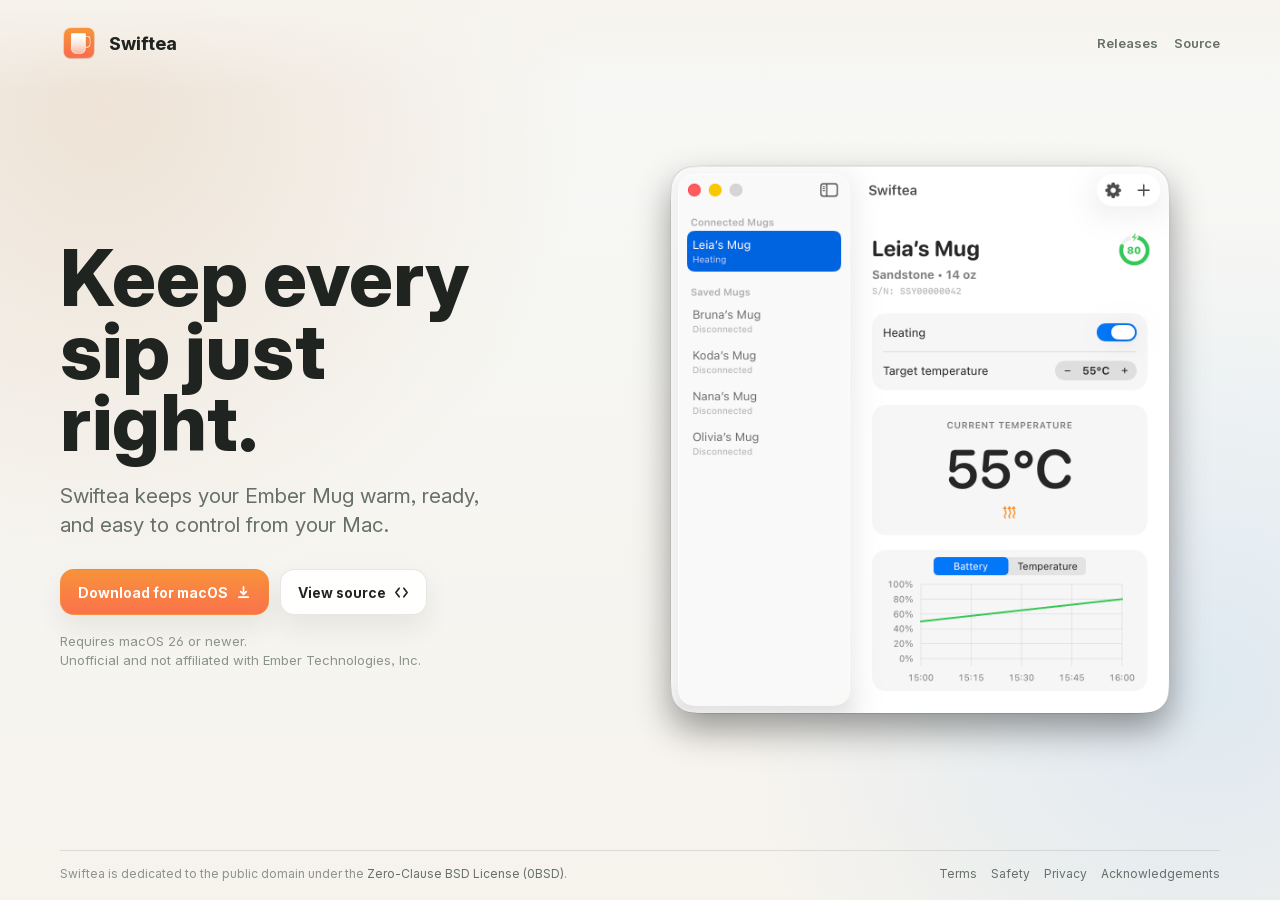
<file: index.html>
<!doctype html>
<html lang="en">
  <head>
    <meta charset="utf-8">
    <meta name="viewport" content="width=device-width, initial-scale=1">
    <meta name="theme-color" content="#f6f3ed" media="(prefers-color-scheme: light)">
    <meta name="theme-color" content="#303028" media="(prefers-color-scheme: dark)">
    <meta
      name="description"
      content="Swiftea is a native macOS app for keeping your Ember Mug at the right temperature."
    >
    <title>Swiftea</title>
    <link rel="icon" type="image/png" sizes="32x32" href="favicon.png?v=d5caa9b2">
    <link rel="apple-touch-icon" sizes="180x180" href="assets/apple-touch-icon.png?v=4706673a">
    <link rel="stylesheet" href="fonts.css?v=85d650aa">
    <style>
      :root {
        color-scheme: light dark;
        --bg: #f7f8f6;
        --edge-bg: #f6f3ed;
        --edge-clear: rgb(246 243 237 / 0%);
        --text: #202421;
        --muted: #667069;
        --faint: #8a938d;
        --line: rgba(26, 34, 29, 0.11);
        --surface: rgba(255, 255, 255, 0.74);
        --surface-strong: rgba(255, 255, 255, 0.92);
        --sandstone: #d7ad86;
        --sandstone-soft: #f2d9bf;
        --green: #32c759;
        --green-deep: #167a33;
        --blue: #0a84ff;
        --shadow: 0 28px 90px rgba(25, 36, 30, 0.17);
        font-family: Inter, -apple-system, BlinkMacSystemFont, "SF Pro Text", "Helvetica Neue", Arial, sans-serif;
        font-feature-settings: "calt" 1, "cv09" 1, "cv03" 1, "cv04" 1, "cv10" 1, "cv06" 1, "ss03" 1;
        font-optical-sizing: auto;
        font-synthesis: none;
      }

      @media (prefers-color-scheme: dark) {
        :root {
          --bg: #101816;
          --edge-bg: #303028;
          --edge-clear: rgb(48 48 40 / 0%);
          --text: #f3f6f1;
          --muted: #b8c0b9;
          --faint: #838c85;
          --line: rgba(235, 244, 239, 0.12);
          --surface: rgba(40, 51, 47, 0.62);
          --surface-strong: rgba(48, 60, 56, 0.86);
          --sandstone: #9b7453;
          --sandstone-soft: #d7ad86;
          --green-deep: #8ff0a7;
          --shadow: 0 28px 90px rgba(0, 0, 0, 0.34);
        }
      }

      * {
        box-sizing: border-box;
      }

      html {
        min-height: 100%;
        background: var(--edge-bg);
      }

      body {
        margin: 0;
        min-height: 100svh;
        color: var(--text);
        background:
          linear-gradient(180deg, var(--edge-bg) 0%, var(--edge-clear) 10%),
          radial-gradient(circle at 8% 12%, color-mix(in srgb, var(--sandstone) 28%, transparent), transparent 34%),
          radial-gradient(circle at 94% 76%, color-mix(in srgb, var(--blue) 10%, transparent), transparent 34%),
          linear-gradient(180deg, var(--bg), color-mix(in srgb, var(--bg) 84%, var(--sandstone-soft) 16%));
      }

      a {
        color: inherit;
      }

      .page {
        display: flex;
        width: min(1160px, calc(100% - 44px));
        min-height: 100svh;
        margin: 0 auto;
        flex-direction: column;
        padding: 24px 0 calc(18px + env(safe-area-inset-bottom, 0px));
      }

      .nav {
        display: flex;
        align-items: center;
        justify-content: space-between;
        gap: 20px;
      }

      .brand {
        display: inline-flex;
        align-items: center;
        gap: 11px;
        color: var(--text);
        text-decoration: none;
      }

      .mark {
        display: block;
        width: 38px;
        height: 38px;
        flex: 0 0 auto;
      }

      .mark img {
        display: block;
        width: 100%;
        height: 100%;
        object-fit: contain;
      }

      .brand-name {
        font-size: 18px;
        font-weight: 740;
        letter-spacing: 0;
      }

      .nav-links {
        display: flex;
        align-items: center;
        gap: 16px;
        color: var(--muted);
        font-size: 13px;
        font-weight: 600;
      }

      .nav-links a {
        text-decoration: none;
      }

      .nav-links a:hover {
        color: var(--text);
      }

      .hero {
        display: grid;
        flex: 1;
        grid-template-columns: minmax(310px, 0.82fr) minmax(390px, 1.18fr);
        align-items: center;
        gap: clamp(32px, 6vw, 74px);
        padding: 20px 0;
      }

      .copy {
        max-width: 500px;
      }

      h1 {
        margin: 0;
        font-size: clamp(43.2px, 6.3vw, 77.4px);
        font-weight: 800;
        letter-spacing: 0;
        line-height: 0.94;
      }

      .lede {
        max-width: 470px;
        margin: 22px 0 0;
        color: var(--muted);
        font-size: clamp(16.2px, 1.8vw, 20.7px);
        line-height: 1.38;
      }

      .actions {
        display: flex;
        flex-wrap: wrap;
        gap: 11px;
        margin-top: 30px;
      }

      .button {
        display: inline-flex;
        min-height: 46px;
        align-items: center;
        justify-content: center;
        gap: 8px;
        padding: 0 17px;
        border: 1px solid var(--line);
        border-radius: 14px;
        background: var(--surface-strong);
        color: var(--text);
        font-size: 14px;
        font-weight: 670;
        text-decoration: none;
        box-shadow: 0 12px 28px rgba(24, 34, 28, 0.08);
        transition: box-shadow 160ms ease;
      }

      .button.primary {
        border-color: color-mix(in srgb, #f7923b 60%, transparent);
        background: linear-gradient(180deg, #f7923b, #fb724b);
        color: #fff;
      }

      .note {
        margin: 17px 0 0;
        color: var(--faint);
        font-size: 13px;
        line-height: 1.45;
      }

      .preview {
        display: grid;
        place-items: center;
      }

      .screenshot-frame {
        display: block;
        width: min(100%, 600px);
        aspect-ratio: 1324 / 1430;
        justify-self: end;
      }

      .screenshot-frame img {
        display: block;
        width: 100%;
        height: auto;
        object-fit: contain;
      }

      .footer {
        display: flex;
        align-items: center;
        justify-content: space-between;
        gap: 16px;
        border-top: 1px solid var(--line);
        padding-top: 14px;
        color: var(--faint);
        font-size: 12px;
        line-height: 1.45;
      }

      .footer a {
        color: var(--muted);
        text-decoration: none;
      }

      .footer a:hover {
        color: var(--text);
      }

      .license {
        margin: 0;
      }

      .footer-links {
        display: flex;
        flex: 0 0 auto;
        flex-wrap: wrap;
        justify-content: flex-end;
        gap: 14px;
      }

      @media (max-width: 920px) {
        .page {
          width: min(680px, calc(100% - 32px));
        }

        .hero {
          grid-template-columns: 1fr;
          gap: 0;
          justify-items: center;
          padding-top: 44px;
          text-align: center;
        }

        .copy {
          display: contents;
        }

        h1 {
          max-width: 680px;
          order: 1;
        }

        .lede {
          order: 2;
          margin-right: auto;
          margin-left: auto;
        }

        .preview {
          width: 100%;
          order: 3;
          margin-top: 30px;
        }

        .actions {
          order: 4;
          justify-content: center;
          margin-top: 28px;
        }

        .note {
          order: 5;
          margin-top: 16px;
        }

        .screenshot-frame {
          width: min(100%, 520px);
          justify-self: center;
        }
      }

      @media (max-width: 560px) {
        .page {
          width: min(100% - 24px, 520px);
          padding-top: 18px;
        }

        .nav-links {
          display: none;
        }

        .actions {
          display: grid;
          width: min(100%, 360px);
        }

        .button {
          width: 100%;
        }

        .footer {
          display: block;
        }

        .footer-links {
          margin-top: 10px;
        }
      }
    </style>
  </head>
  <body>
    <div class="page">
      <nav class="nav" aria-label="Primary navigation">
        <a class="brand" href="https://tomaspapi.github.io/swiftea/" aria-label="Swiftea home">
          <span class="mark" aria-hidden="true">
            <img src="assets/swiftea-appicon.png?v=4706673a" alt="">
          </span>
          <span class="brand-name">Swiftea</span>
        </a>
        <div class="nav-links">
          <a href="https://github.com/tomaspapi/swiftea/releases">Releases</a>
          <a href="https://github.com/tomaspapi/swiftea">Source</a>
        </div>
      </nav>

      <main class="hero" aria-label="Swiftea introduction">
        <section class="copy">
          <h1>Keep every sip just right.</h1>
          <p class="lede">
            Swiftea keeps your Ember Mug warm, ready, and easy to control from your Mac.
          </p>
          <div class="actions">
            <a class="button primary" href="https://github.com/tomaspapi/swiftea/releases/latest/download/Swiftea.zip">
              Download for macOS
              <svg width="15" height="15" viewBox="0 0 16 16" aria-hidden="true">
                <path d="M8 2v8m0 0 3-3m-3 3L5 7M3 13h10" fill="none" stroke="currentColor" stroke-linecap="round" stroke-linejoin="round" stroke-width="1.8"/>
              </svg>
            </a>
            <a class="button" href="https://github.com/tomaspapi/swiftea">
              View source
              <svg width="15" height="15" viewBox="0 0 16 16" aria-hidden="true">
                <path d="M5.5 3.5 2 8l3.5 4.5M10.5 3.5 14 8l-3.5 4.5" fill="none" stroke="currentColor" stroke-linecap="round" stroke-linejoin="round" stroke-width="1.8"/>
              </svg>
            </a>
          </div>
          <p class="note">Requires macOS 26 or newer.<br>Unofficial and not affiliated with Ember Technologies, Inc.</p>
        </section>

        <section class="preview" aria-label="Swiftea app screenshot">
          <picture class="screenshot-frame">
            <source srcset="assets/swiftea-demo-dark.png?v=b38167ef" media="(prefers-color-scheme: dark)">
            <img src="assets/swiftea-demo-light.png?v=b874f9df" alt="Swiftea showing a connected mug, battery history, temperature controls, and saved mugs.">
          </picture>
        </section>
      </main>

      <footer class="footer">
        <p class="license">
          Swiftea is dedicated to the public domain under the
          <a href="license/">Zero-Clause BSD License (0BSD)</a>.
        </p>
        <div class="footer-links">
          <a href="terms/">Terms</a>
          <a href="safety/">Safety</a>
          <a href="privacy/">Privacy</a>
          <a href="acknowledgements/">Acknowledgements</a>
        </div>
      </footer>
    </div>
  </body>
</html>
</file>
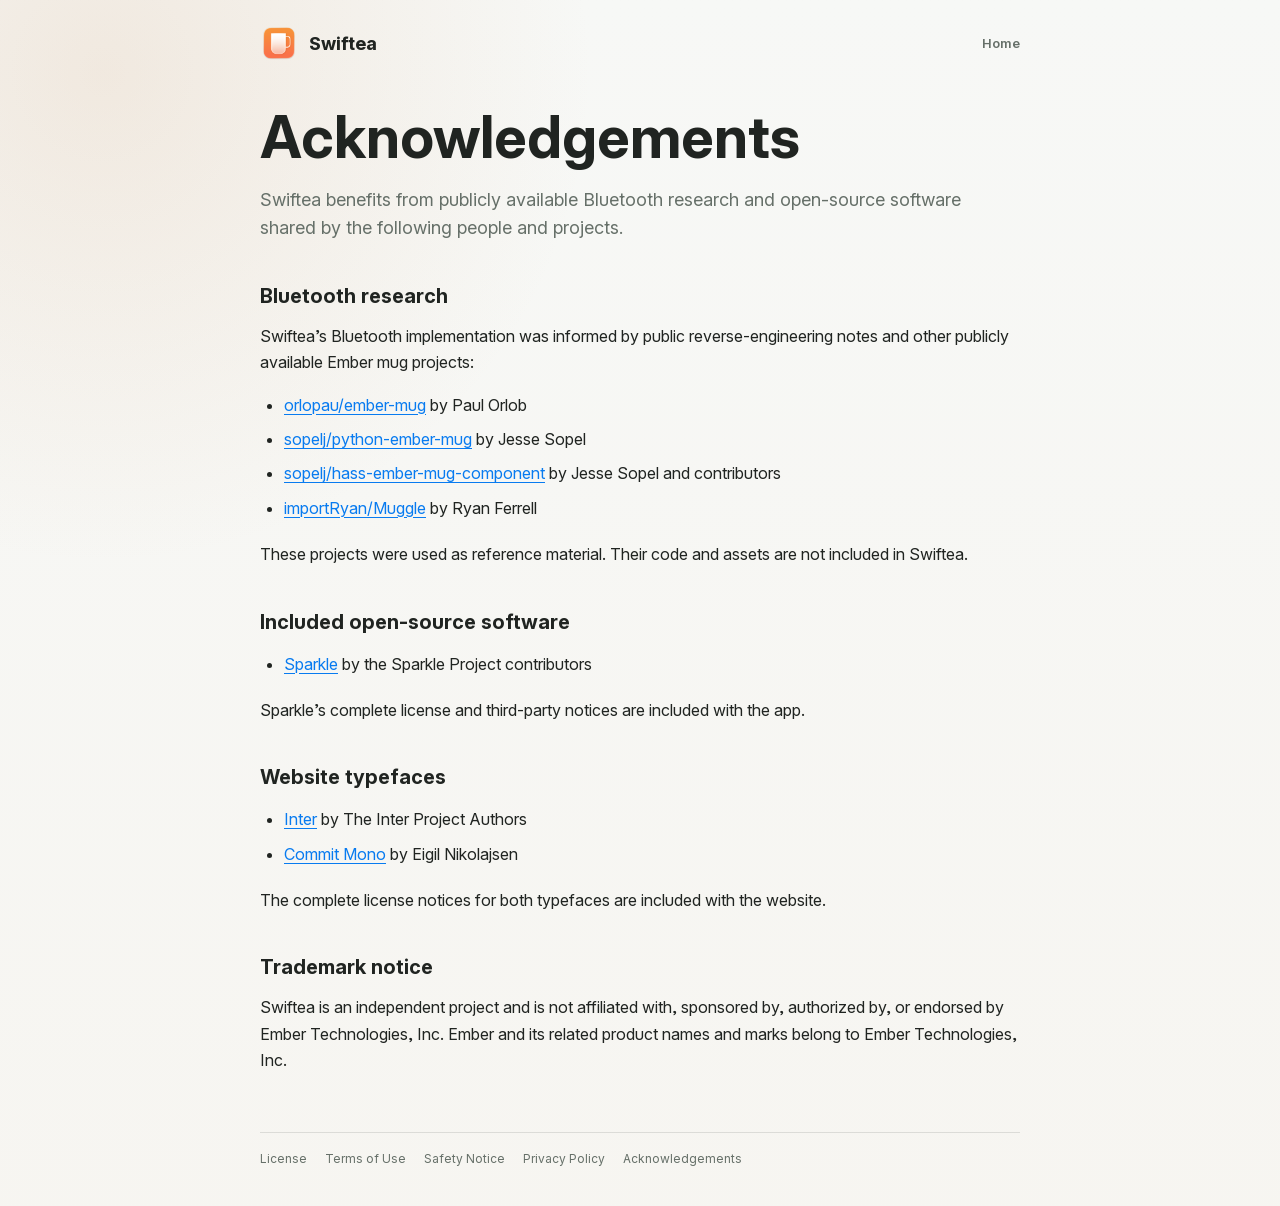
<file: acknowledgements/index.html>
<!doctype html>
<html lang="en">
  <head>
    <meta charset="utf-8">
    <meta name="viewport" content="width=device-width, initial-scale=1">
    <meta name="description" content="Swiftea Acknowledgements">
    <meta name="swiftea-source-file" content="ACKNOWLEDGEMENTS.md">
    <meta name="swiftea-source-ref" content="cb6f3567fd38a28c2a6323b90ba62c9bec787300">
    <meta name="swiftea-source-sha256" content="56e555bb5cb3e8395224e268d127931ece901d0d2a040df1f1bea317fb0386b3">
    <title>Acknowledgements · Swiftea</title>
    <link rel="icon" type="image/png" sizes="32x32" href="../favicon.png?v=d5caa9b2">
    <link rel="apple-touch-icon" sizes="180x180" href="../assets/apple-touch-icon.png?v=4706673a">
    <link rel="stylesheet" href="../fonts.css?v=85d650aa">
    <link rel="stylesheet" href="../legal.css?v=d407cd2b">
  </head>
  <body>
    <!-- Generated from ACKNOWLEDGEMENTS.md at cb6f3567fd38a28c2a6323b90ba62c9bec787300; SHA-256: 56e555bb5cb3e8395224e268d127931ece901d0d2a040df1f1bea317fb0386b3 -->
    <div class="legal-page">
      <nav class="legal-nav" aria-label="Primary navigation">
        <a class="legal-brand" href="../" aria-label="Swiftea home">
          <img src="../assets/swiftea-appicon.png?v=4706673a" alt="">
          <span>Swiftea</span>
        </a>
        <a class="back-home" href="../">Home</a>
      </nav>

      <main class="legal-document">
        <h1>Acknowledgements</h1>
<p>Swiftea benefits from publicly available Bluetooth research and open-source software shared by the following people and projects.</p>
<h2>Bluetooth research</h2>
<p>Swiftea’s Bluetooth implementation was informed by public reverse-engineering notes and other publicly available Ember mug projects:</p>
<ul>
<li><a href="https://github.com/orlopau/ember-mug">orlopau/ember-mug</a> by Paul Orlob</li>
<li><a href="https://github.com/sopelj/python-ember-mug">sopelj/python-ember-mug</a> by Jesse Sopel</li>
<li><a href="https://github.com/sopelj/hass-ember-mug-component">sopelj/hass-ember-mug-component</a> by Jesse Sopel and contributors</li>
<li><a href="https://github.com/importRyan/Muggle">importRyan/Muggle</a> by Ryan Ferrell</li>
</ul>
<p>These projects were used as reference material. Their code and assets are not included in Swiftea.</p>
<h2>Included open-source software</h2>
<ul>
<li><a href="https://github.com/sparkle-project/Sparkle">Sparkle</a> by the Sparkle Project contributors</li>
</ul>
<p>Sparkle’s complete license and third-party notices are included with the app.</p>
<h2>Website typefaces</h2>
<ul>
<li><a href="https://rsms.me/inter/">Inter</a> by The Inter Project Authors</li>
<li><a href="https://commitmono.com/">Commit Mono</a> by Eigil Nikolajsen</li>
</ul>
<p>The complete license notices for both typefaces are included with the website.</p>
<h2>Trademark notice</h2>
<p>Swiftea is an independent project and is not affiliated with, sponsored by, authorized by, or endorsed by Ember Technologies, Inc. Ember and its related product names and marks belong to Ember Technologies, Inc.</p>
      </main>

      <footer class="legal-footer">
        <a href="../license/">License</a>
        <a href="../terms/">Terms of Use</a>
        <a href="../safety/">Safety Notice</a>
        <a href="../privacy/">Privacy Policy</a>
        <a href="../acknowledgements/">Acknowledgements</a>
      </footer>
    </div>
  </body>
</html>
</file>
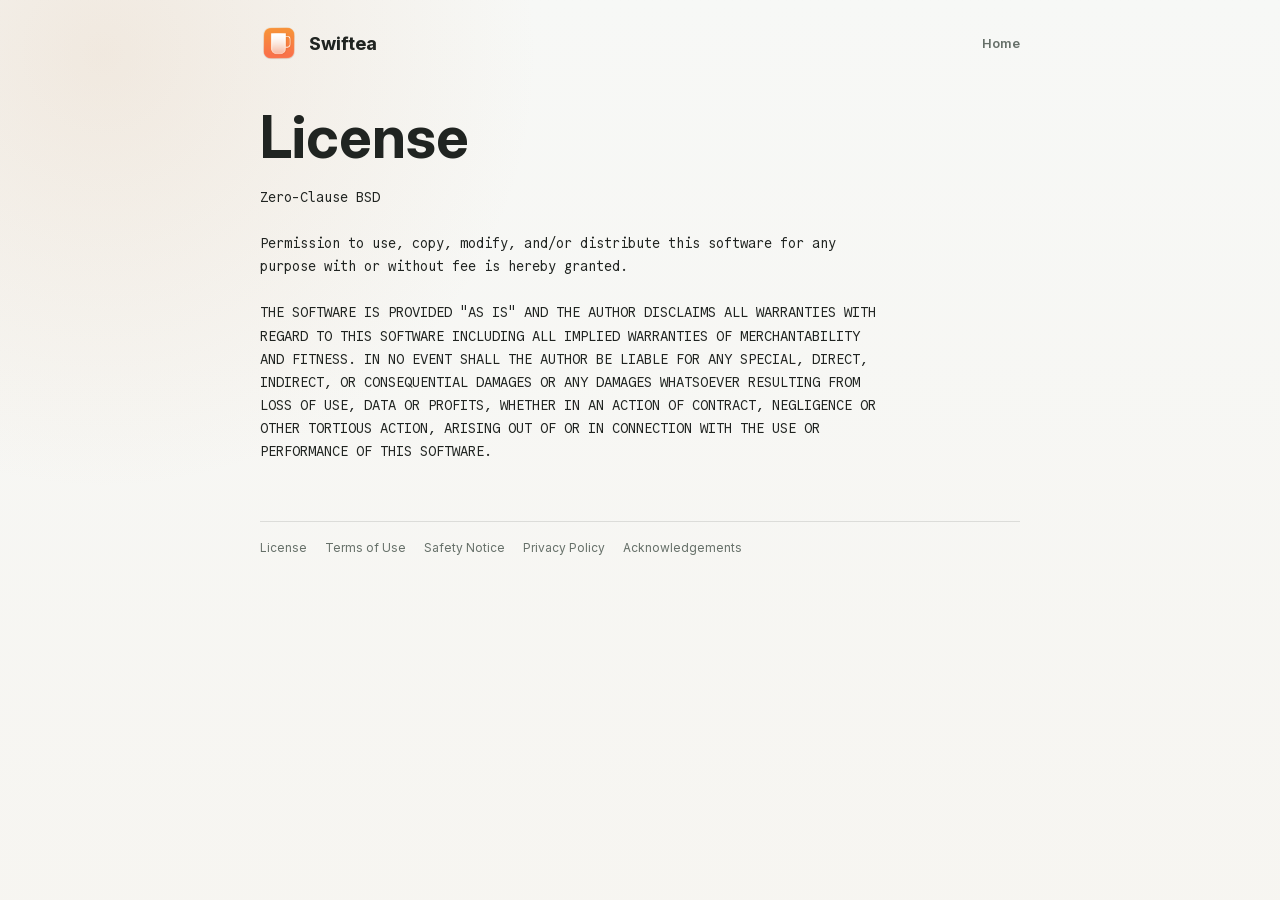
<file: license/index.html>
<!doctype html>
<html lang="en">
  <head>
    <meta charset="utf-8">
    <meta name="viewport" content="width=device-width, initial-scale=1">
    <meta name="description" content="Swiftea License">
    <meta name="swiftea-source-file" content="LICENSE">
    <meta name="swiftea-source-ref" content="cb6f3567fd38a28c2a6323b90ba62c9bec787300">
    <meta name="swiftea-source-sha256" content="e43689ed5dbd460be77c4f8ecc14a1285671194f11f711520a7be8d8d6d847f7">
    <title>License · Swiftea</title>
    <link rel="icon" type="image/png" sizes="32x32" href="../favicon.png?v=d5caa9b2">
    <link rel="apple-touch-icon" sizes="180x180" href="../assets/apple-touch-icon.png?v=4706673a">
    <link rel="stylesheet" href="../fonts.css?v=85d650aa">
    <link rel="stylesheet" href="../legal.css?v=d407cd2b">
  </head>
  <body>
    <!-- Generated from LICENSE at cb6f3567fd38a28c2a6323b90ba62c9bec787300; SHA-256: e43689ed5dbd460be77c4f8ecc14a1285671194f11f711520a7be8d8d6d847f7 -->
    <div class="legal-page">
      <nav class="legal-nav" aria-label="Primary navigation">
        <a class="legal-brand" href="../" aria-label="Swiftea home">
          <img src="../assets/swiftea-appicon.png?v=4706673a" alt="">
          <span>Swiftea</span>
        </a>
        <a class="back-home" href="../">Home</a>
      </nav>

      <main class="legal-document">
        <h1>License</h1>
<pre class="license-text">Zero-Clause BSD

Permission to use, copy, modify, and/or distribute this software for any
purpose with or without fee is hereby granted.

THE SOFTWARE IS PROVIDED &quot;AS IS&quot; AND THE AUTHOR DISCLAIMS ALL WARRANTIES WITH
REGARD TO THIS SOFTWARE INCLUDING ALL IMPLIED WARRANTIES OF MERCHANTABILITY
AND FITNESS. IN NO EVENT SHALL THE AUTHOR BE LIABLE FOR ANY SPECIAL, DIRECT,
INDIRECT, OR CONSEQUENTIAL DAMAGES OR ANY DAMAGES WHATSOEVER RESULTING FROM
LOSS OF USE, DATA OR PROFITS, WHETHER IN AN ACTION OF CONTRACT, NEGLIGENCE OR
OTHER TORTIOUS ACTION, ARISING OUT OF OR IN CONNECTION WITH THE USE OR
PERFORMANCE OF THIS SOFTWARE.
</pre>
      </main>

      <footer class="legal-footer">
        <a href="../license/">License</a>
        <a href="../terms/">Terms of Use</a>
        <a href="../safety/">Safety Notice</a>
        <a href="../privacy/">Privacy Policy</a>
        <a href="../acknowledgements/">Acknowledgements</a>
      </footer>
    </div>
  </body>
</html>
</file>
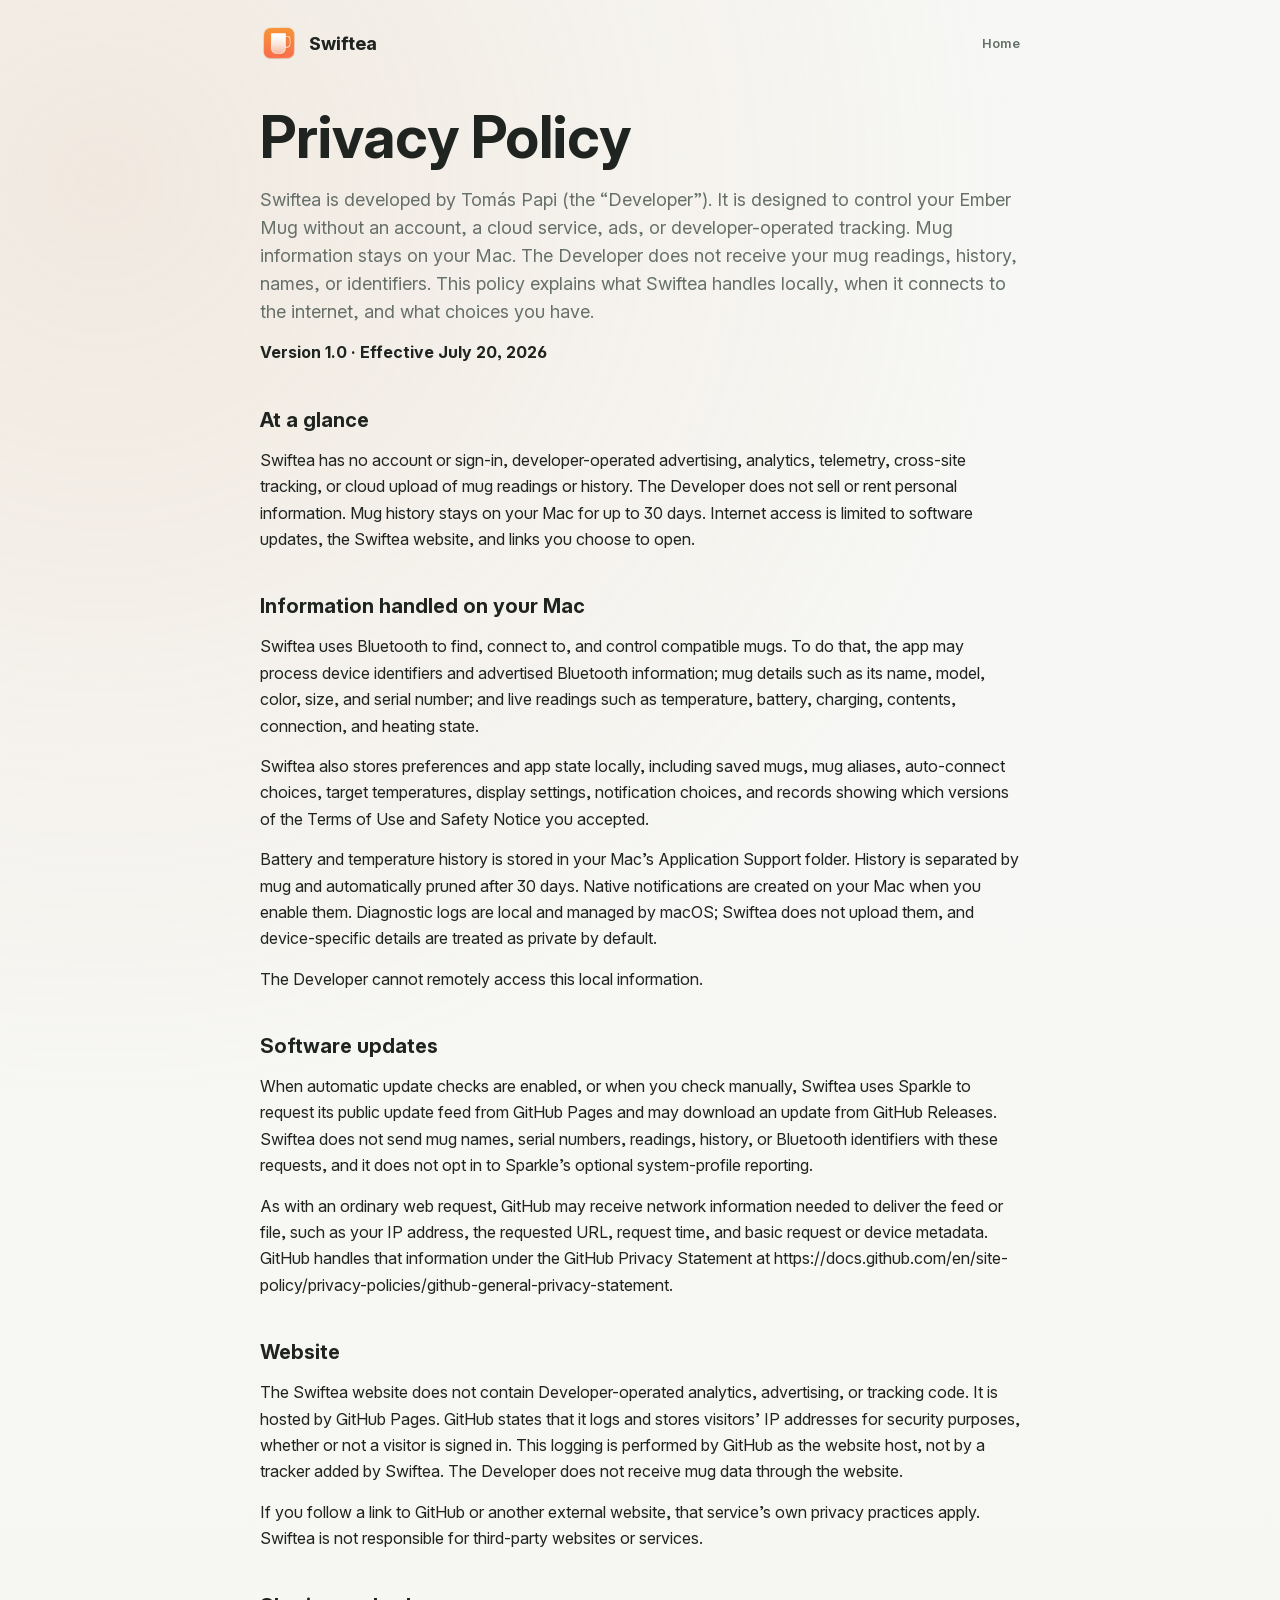
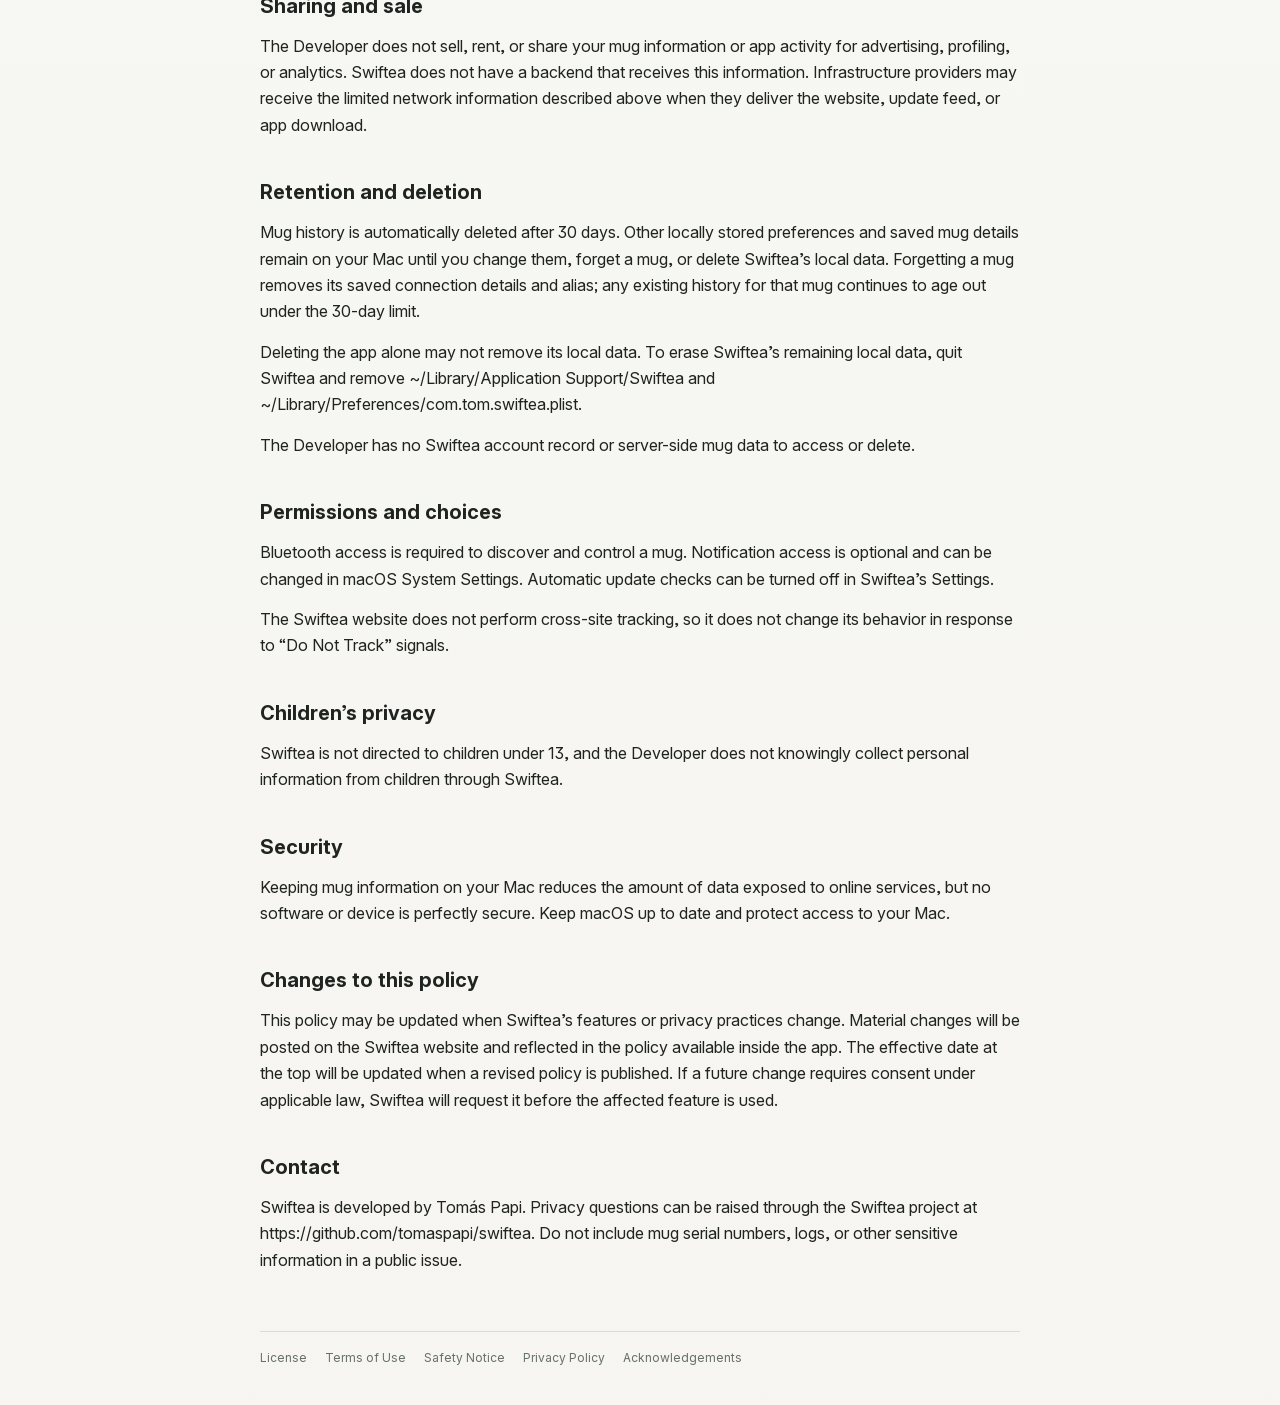
<file: privacy/index.html>
<!doctype html>
<html lang="en">
  <head>
    <meta charset="utf-8">
    <meta name="viewport" content="width=device-width, initial-scale=1">
    <meta name="description" content="Swiftea Privacy Policy">
    <meta name="swiftea-source-file" content="PRIVACY_POLICY.md">
    <meta name="swiftea-source-ref" content="cb6f3567fd38a28c2a6323b90ba62c9bec787300">
    <meta name="swiftea-source-sha256" content="e74989a022cd187089ec645ff58e17f86cdc89dd71fae0198ac6683dd343a23f">
    <title>Privacy Policy · Swiftea</title>
    <link rel="icon" type="image/png" sizes="32x32" href="../favicon.png?v=d5caa9b2">
    <link rel="apple-touch-icon" sizes="180x180" href="../assets/apple-touch-icon.png?v=4706673a">
    <link rel="stylesheet" href="../fonts.css?v=85d650aa">
    <link rel="stylesheet" href="../legal.css?v=d407cd2b">
  </head>
  <body>
    <!-- Generated from PRIVACY_POLICY.md at cb6f3567fd38a28c2a6323b90ba62c9bec787300; SHA-256: e74989a022cd187089ec645ff58e17f86cdc89dd71fae0198ac6683dd343a23f -->
    <div class="legal-page">
      <nav class="legal-nav" aria-label="Primary navigation">
        <a class="legal-brand" href="../" aria-label="Swiftea home">
          <img src="../assets/swiftea-appicon.png?v=4706673a" alt="">
          <span>Swiftea</span>
        </a>
        <a class="back-home" href="../">Home</a>
      </nav>

      <main class="legal-document">
        <h1>Privacy Policy</h1>
<p>Swiftea is developed by Tomás Papi (the “Developer”). It is designed to control your Ember Mug without an account, a cloud service, ads, or developer-operated tracking. Mug information stays on your Mac. The Developer does not receive your mug readings, history, names, or identifiers. This policy explains what Swiftea handles locally, when it connects to the internet, and what choices you have.</p>
<p><strong>Version 1.0 · Effective July 20, 2026</strong></p>
<h2>At a glance</h2>
<p>Swiftea has no account or sign-in, developer-operated advertising, analytics, telemetry, cross-site tracking, or cloud upload of mug readings or history. The Developer does not sell or rent personal information. Mug history stays on your Mac for up to 30 days. Internet access is limited to software updates, the Swiftea website, and links you choose to open.</p>
<h2>Information handled on your Mac</h2>
<p>Swiftea uses Bluetooth to find, connect to, and control compatible mugs. To do that, the app may process device identifiers and advertised Bluetooth information; mug details such as its name, model, color, size, and serial number; and live readings such as temperature, battery, charging, contents, connection, and heating state.</p>
<p>Swiftea also stores preferences and app state locally, including saved mugs, mug aliases, auto-connect choices, target temperatures, display settings, notification choices, and records showing which versions of the Terms of Use and Safety Notice you accepted.</p>
<p>Battery and temperature history is stored in your Mac’s Application Support folder. History is separated by mug and automatically pruned after 30 days. Native notifications are created on your Mac when you enable them. Diagnostic logs are local and managed by macOS; Swiftea does not upload them, and device-specific details are treated as private by default.</p>
<p>The Developer cannot remotely access this local information.</p>
<h2>Software updates</h2>
<p>When automatic update checks are enabled, or when you check manually, Swiftea uses Sparkle to request its public update feed from GitHub Pages and may download an update from GitHub Releases. Swiftea does not send mug names, serial numbers, readings, history, or Bluetooth identifiers with these requests, and it does not opt in to Sparkle’s optional system-profile reporting.</p>
<p>As with an ordinary web request, GitHub may receive network information needed to deliver the feed or file, such as your IP address, the requested URL, request time, and basic request or device metadata. GitHub handles that information under the GitHub Privacy Statement at https://docs.github.com/en/site-policy/privacy-policies/github-general-privacy-statement.</p>
<h2>Website</h2>
<p>The Swiftea website does not contain Developer-operated analytics, advertising, or tracking code. It is hosted by GitHub Pages. GitHub states that it logs and stores visitors’ IP addresses for security purposes, whether or not a visitor is signed in. This logging is performed by GitHub as the website host, not by a tracker added by Swiftea. The Developer does not receive mug data through the website.</p>
<p>If you follow a link to GitHub or another external website, that service’s own privacy practices apply. Swiftea is not responsible for third-party websites or services.</p>
<h2>Sharing and sale</h2>
<p>The Developer does not sell, rent, or share your mug information or app activity for advertising, profiling, or analytics. Swiftea does not have a backend that receives this information. Infrastructure providers may receive the limited network information described above when they deliver the website, update feed, or app download.</p>
<h2>Retention and deletion</h2>
<p>Mug history is automatically deleted after 30 days. Other locally stored preferences and saved mug details remain on your Mac until you change them, forget a mug, or delete Swiftea’s local data. Forgetting a mug removes its saved connection details and alias; any existing history for that mug continues to age out under the 30-day limit.</p>
<p>Deleting the app alone may not remove its local data. To erase Swiftea’s remaining local data, quit Swiftea and remove ~/Library/Application Support/Swiftea and ~/Library/Preferences/com.tom.swiftea.plist.</p>
<p>The Developer has no Swiftea account record or server-side mug data to access or delete.</p>
<h2>Permissions and choices</h2>
<p>Bluetooth access is required to discover and control a mug. Notification access is optional and can be changed in macOS System Settings. Automatic update checks can be turned off in Swiftea’s Settings.</p>
<p>The Swiftea website does not perform cross-site tracking, so it does not change its behavior in response to “Do Not Track” signals.</p>
<h2>Children’s privacy</h2>
<p>Swiftea is not directed to children under 13, and the Developer does not knowingly collect personal information from children through Swiftea.</p>
<h2>Security</h2>
<p>Keeping mug information on your Mac reduces the amount of data exposed to online services, but no software or device is perfectly secure. Keep macOS up to date and protect access to your Mac.</p>
<h2>Changes to this policy</h2>
<p>This policy may be updated when Swiftea’s features or privacy practices change. Material changes will be posted on the Swiftea website and reflected in the policy available inside the app. The effective date at the top will be updated when a revised policy is published. If a future change requires consent under applicable law, Swiftea will request it before the affected feature is used.</p>
<h2>Contact</h2>
<p>Swiftea is developed by Tomás Papi. Privacy questions can be raised through the Swiftea project at https://github.com/tomaspapi/swiftea. Do not include mug serial numbers, logs, or other sensitive information in a public issue.</p>
      </main>

      <footer class="legal-footer">
        <a href="../license/">License</a>
        <a href="../terms/">Terms of Use</a>
        <a href="../safety/">Safety Notice</a>
        <a href="../privacy/">Privacy Policy</a>
        <a href="../acknowledgements/">Acknowledgements</a>
      </footer>
    </div>
  </body>
</html>
</file>
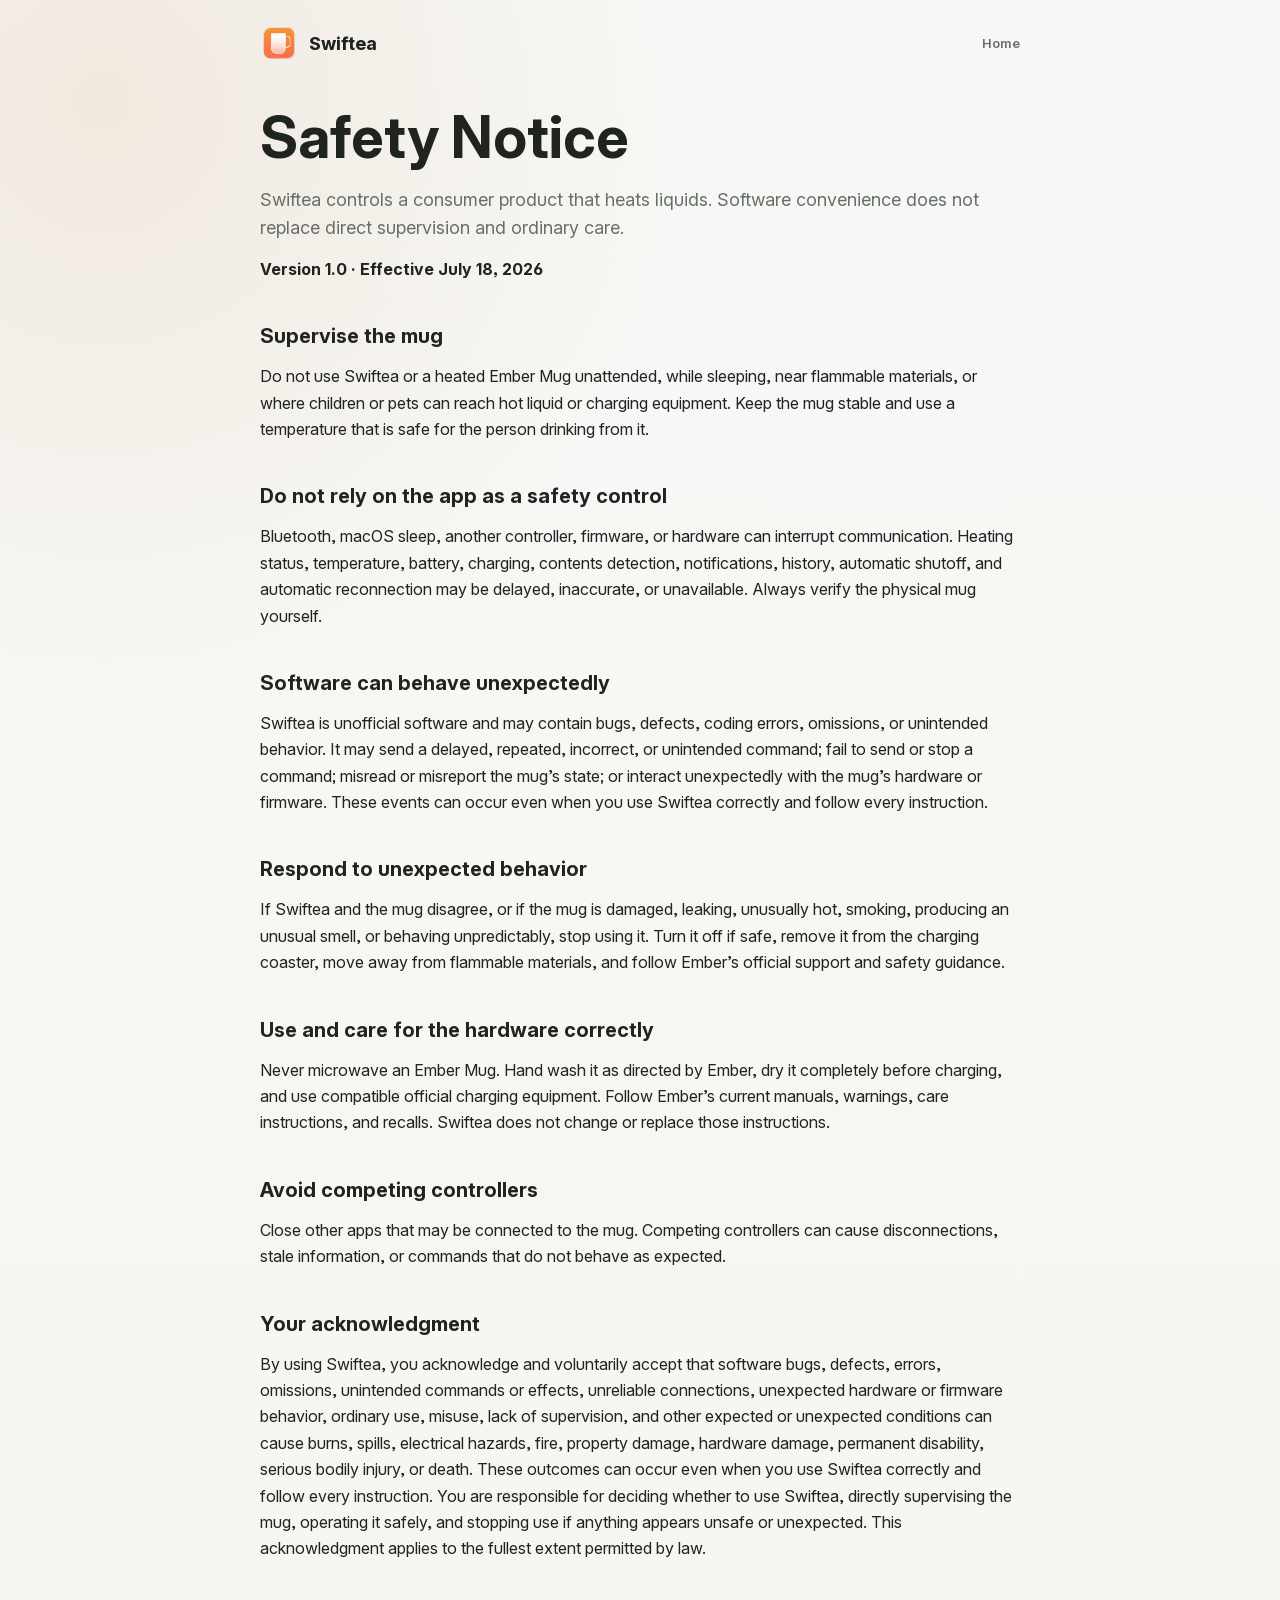
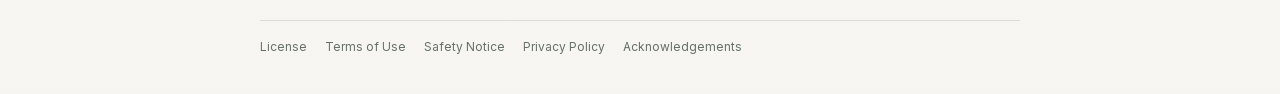
<file: safety/index.html>
<!doctype html>
<html lang="en">
  <head>
    <meta charset="utf-8">
    <meta name="viewport" content="width=device-width, initial-scale=1">
    <meta name="description" content="Swiftea Safety Notice">
    <meta name="swiftea-source-file" content="SAFETY_NOTICE.md">
    <meta name="swiftea-source-ref" content="cb6f3567fd38a28c2a6323b90ba62c9bec787300">
    <meta name="swiftea-source-sha256" content="cc1328911bd5b8d7fee95d9809b9229831e036a303e29807c6a5391b61dbde60">
    <title>Safety Notice · Swiftea</title>
    <link rel="icon" type="image/png" sizes="32x32" href="../favicon.png?v=d5caa9b2">
    <link rel="apple-touch-icon" sizes="180x180" href="../assets/apple-touch-icon.png?v=4706673a">
    <link rel="stylesheet" href="../fonts.css?v=85d650aa">
    <link rel="stylesheet" href="../legal.css?v=d407cd2b">
  </head>
  <body>
    <!-- Generated from SAFETY_NOTICE.md at cb6f3567fd38a28c2a6323b90ba62c9bec787300; SHA-256: cc1328911bd5b8d7fee95d9809b9229831e036a303e29807c6a5391b61dbde60 -->
    <div class="legal-page">
      <nav class="legal-nav" aria-label="Primary navigation">
        <a class="legal-brand" href="../" aria-label="Swiftea home">
          <img src="../assets/swiftea-appicon.png?v=4706673a" alt="">
          <span>Swiftea</span>
        </a>
        <a class="back-home" href="../">Home</a>
      </nav>

      <main class="legal-document">
        <h1>Safety Notice</h1>
<p>Swiftea controls a consumer product that heats liquids. Software convenience does not replace direct supervision and ordinary care.</p>
<p><strong>Version 1.0 · Effective July 18, 2026</strong></p>
<h2>Supervise the mug</h2>
<p>Do not use Swiftea or a heated Ember Mug unattended, while sleeping, near flammable materials, or where children or pets can reach hot liquid or charging equipment. Keep the mug stable and use a temperature that is safe for the person drinking from it.</p>
<h2>Do not rely on the app as a safety control</h2>
<p>Bluetooth, macOS sleep, another controller, firmware, or hardware can interrupt communication. Heating status, temperature, battery, charging, contents detection, notifications, history, automatic shutoff, and automatic reconnection may be delayed, inaccurate, or unavailable. Always verify the physical mug yourself.</p>
<h2>Software can behave unexpectedly</h2>
<p>Swiftea is unofficial software and may contain bugs, defects, coding errors, omissions, or unintended behavior. It may send a delayed, repeated, incorrect, or unintended command; fail to send or stop a command; misread or misreport the mug’s state; or interact unexpectedly with the mug’s hardware or firmware. These events can occur even when you use Swiftea correctly and follow every instruction.</p>
<h2>Respond to unexpected behavior</h2>
<p>If Swiftea and the mug disagree, or if the mug is damaged, leaking, unusually hot, smoking, producing an unusual smell, or behaving unpredictably, stop using it. Turn it off if safe, remove it from the charging coaster, move away from flammable materials, and follow Ember’s official support and safety guidance.</p>
<h2>Use and care for the hardware correctly</h2>
<p>Never microwave an Ember Mug. Hand wash it as directed by Ember, dry it completely before charging, and use compatible official charging equipment. Follow Ember’s current manuals, warnings, care instructions, and recalls. Swiftea does not change or replace those instructions.</p>
<h2>Avoid competing controllers</h2>
<p>Close other apps that may be connected to the mug. Competing controllers can cause disconnections, stale information, or commands that do not behave as expected.</p>
<h2>Your acknowledgment</h2>
<p>By using Swiftea, you acknowledge and voluntarily accept that software bugs, defects, errors, omissions, unintended commands or effects, unreliable connections, unexpected hardware or firmware behavior, ordinary use, misuse, lack of supervision, and other expected or unexpected conditions can cause burns, spills, electrical hazards, fire, property damage, hardware damage, permanent disability, serious bodily injury, or death. These outcomes can occur even when you use Swiftea correctly and follow every instruction. You are responsible for deciding whether to use Swiftea, directly supervising the mug, operating it safely, and stopping use if anything appears unsafe or unexpected. This acknowledgment applies to the fullest extent permitted by law.</p>
      </main>

      <footer class="legal-footer">
        <a href="../license/">License</a>
        <a href="../terms/">Terms of Use</a>
        <a href="../safety/">Safety Notice</a>
        <a href="../privacy/">Privacy Policy</a>
        <a href="../acknowledgements/">Acknowledgements</a>
      </footer>
    </div>
  </body>
</html>
</file>
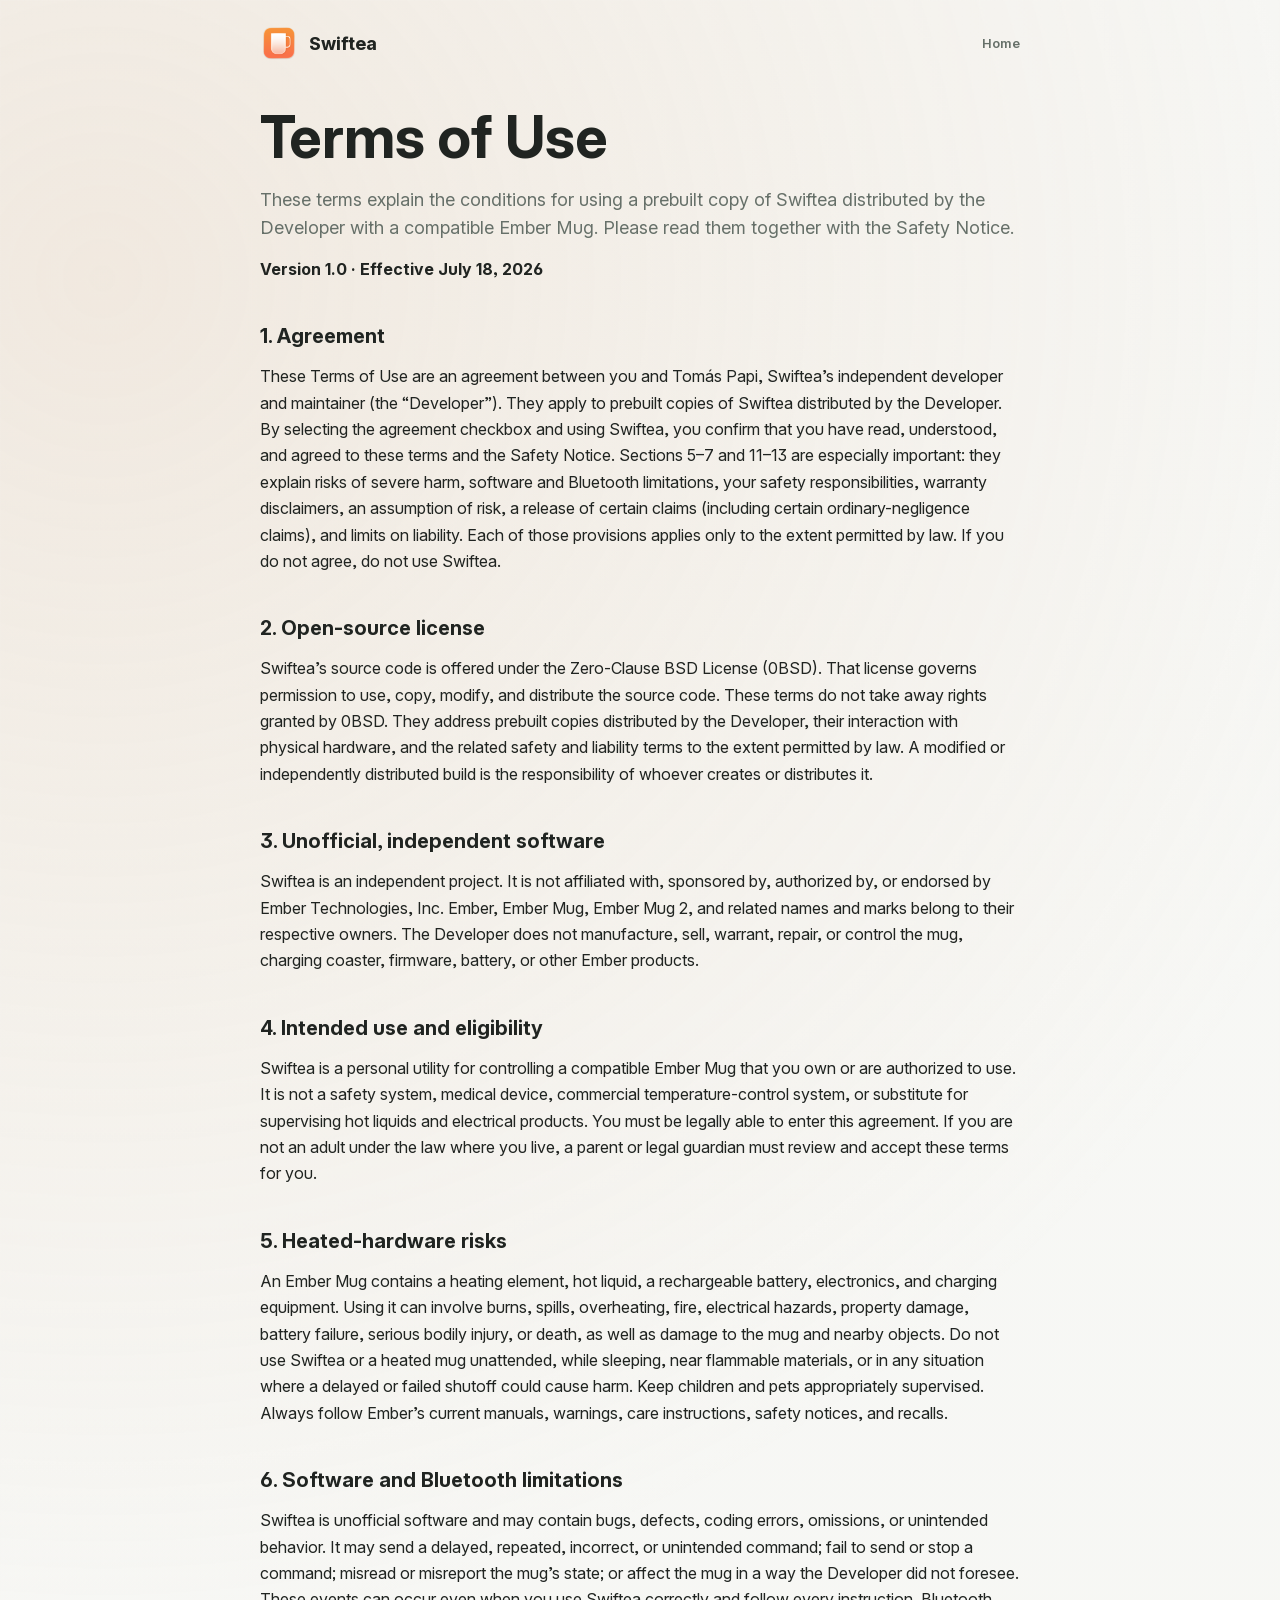
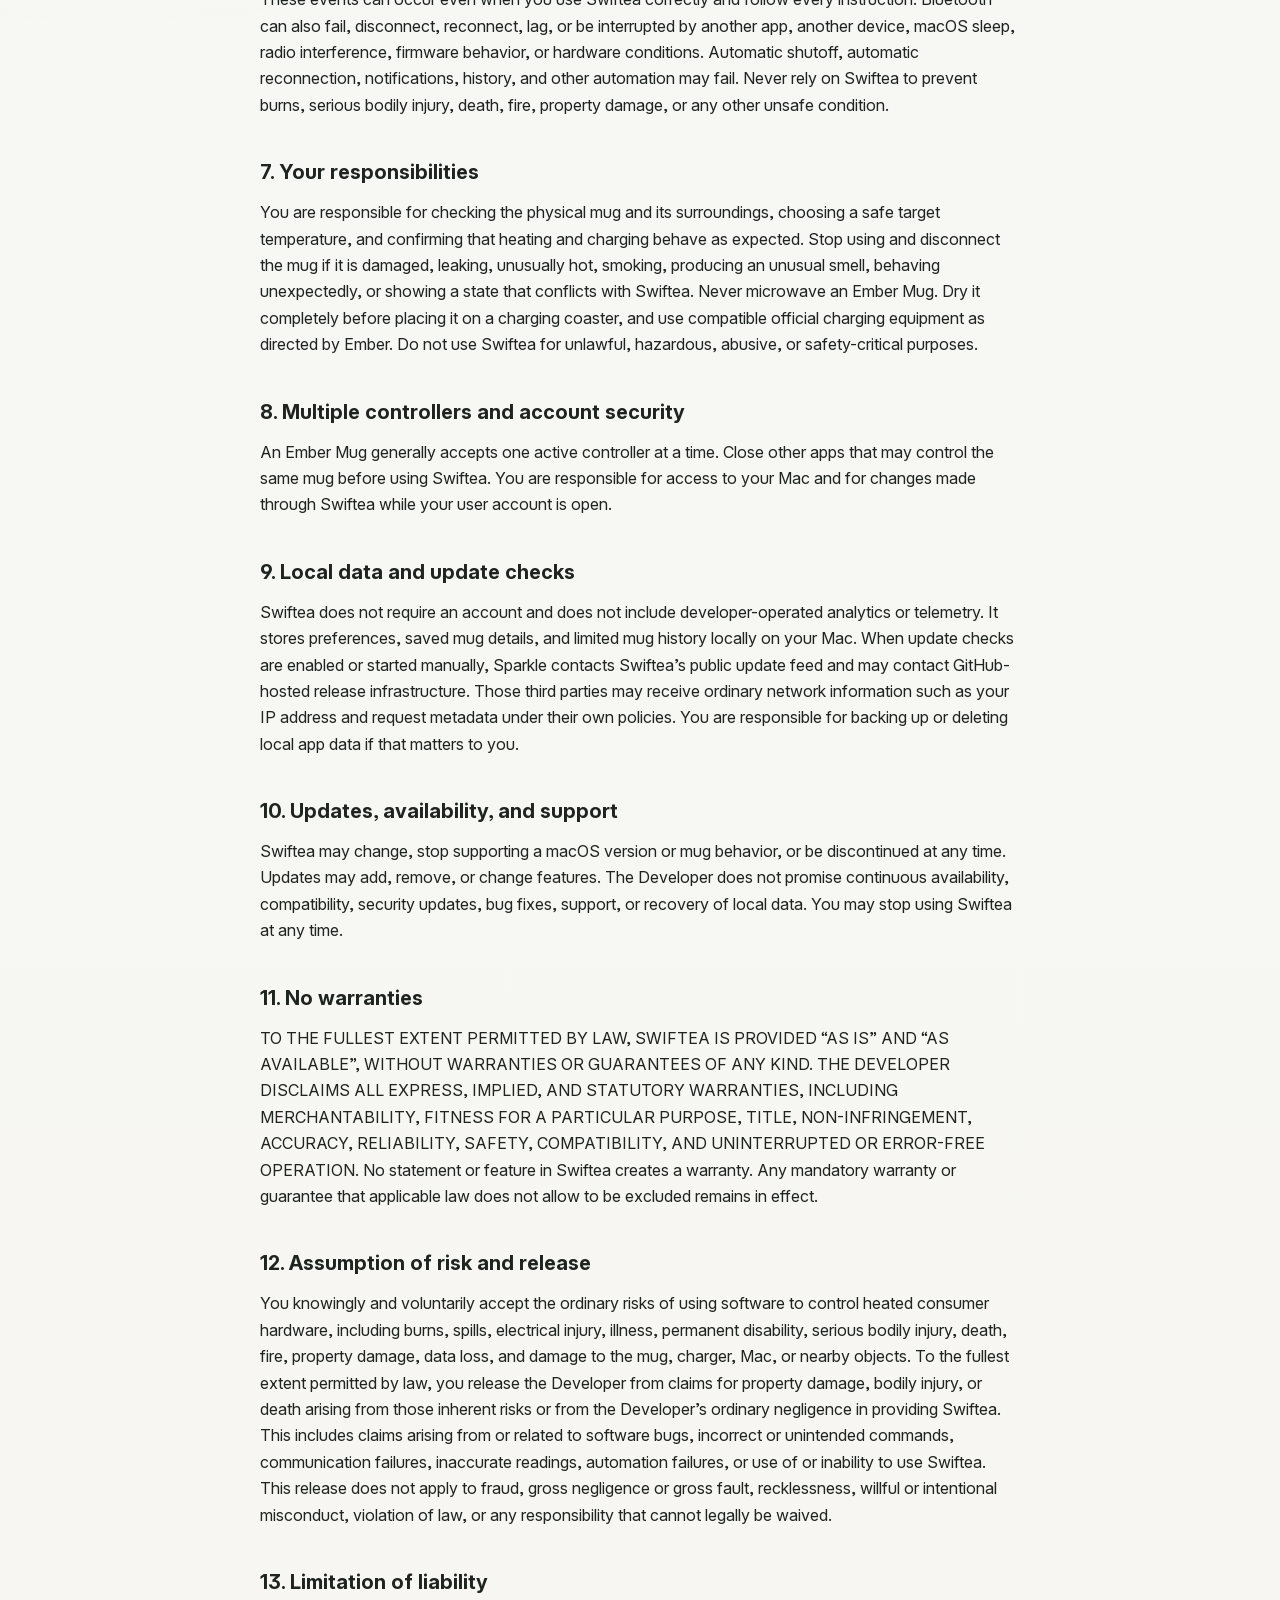
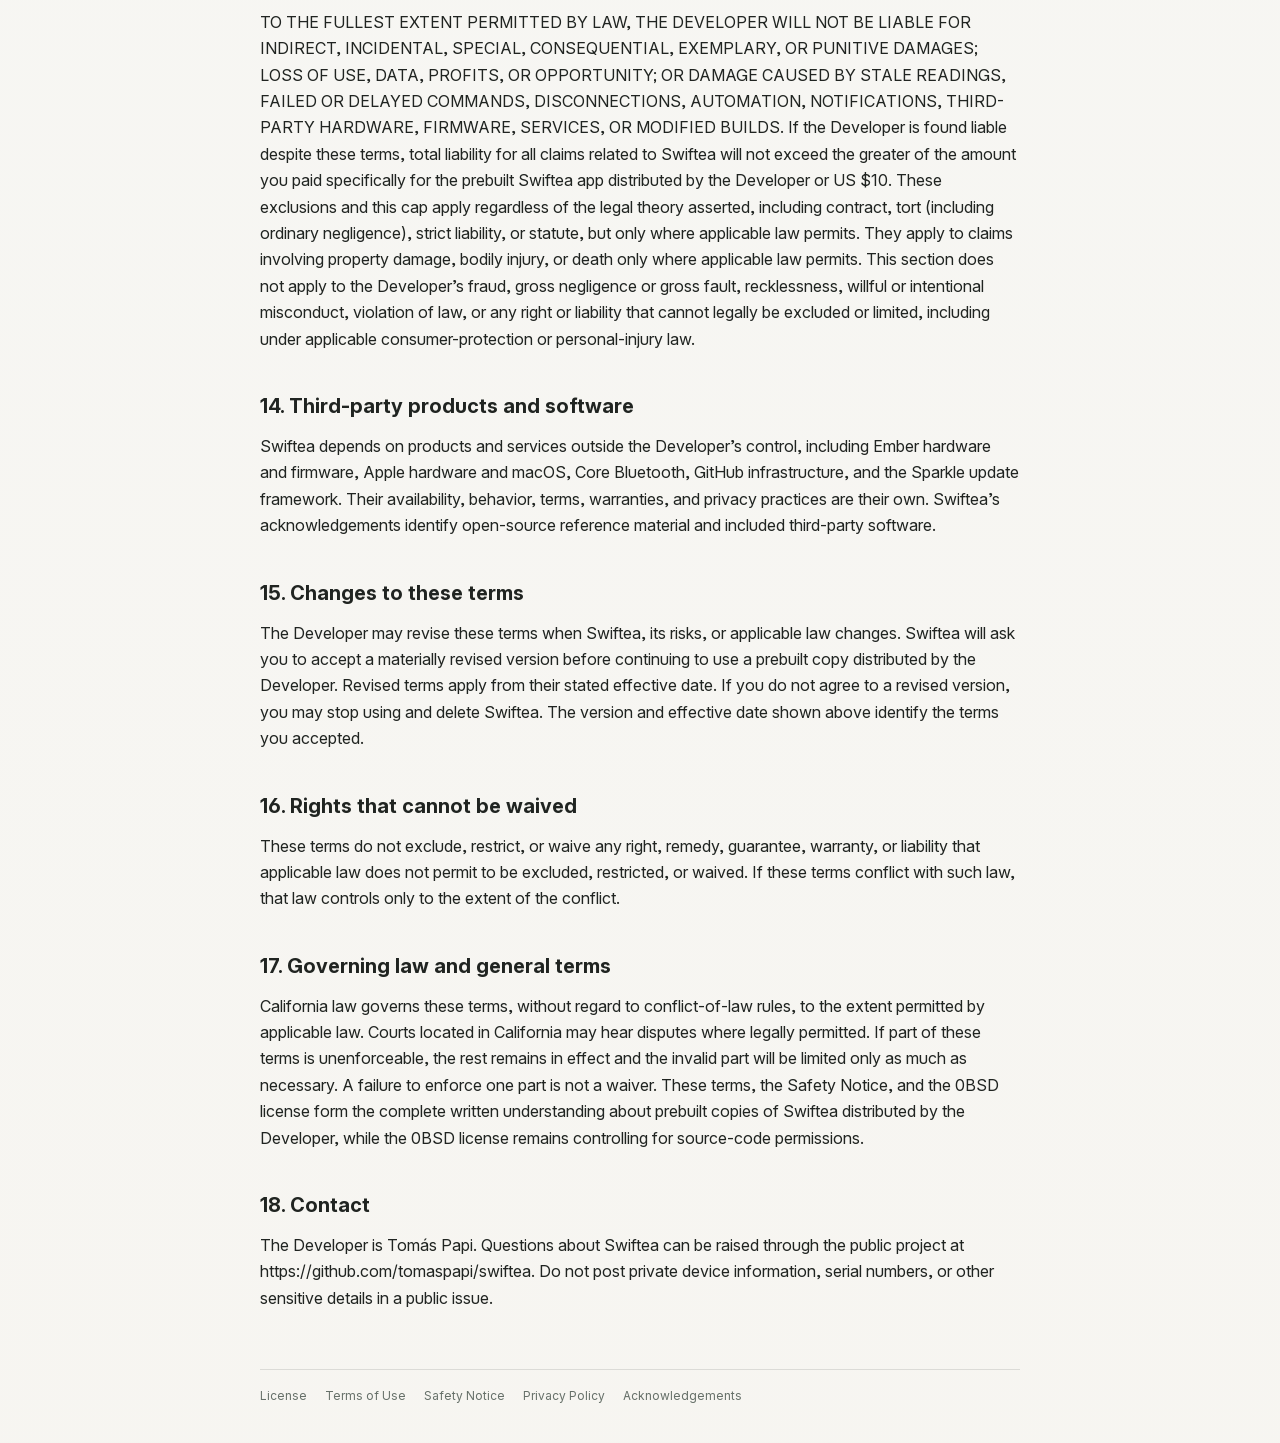
<file: terms/index.html>
<!doctype html>
<html lang="en">
  <head>
    <meta charset="utf-8">
    <meta name="viewport" content="width=device-width, initial-scale=1">
    <meta name="description" content="Swiftea Terms of Use">
    <meta name="swiftea-source-file" content="TERMS_OF_USE.md">
    <meta name="swiftea-source-ref" content="cb6f3567fd38a28c2a6323b90ba62c9bec787300">
    <meta name="swiftea-source-sha256" content="ab818601ecb9334839380881b53c2dfe3d18de05119ede02c75c0d988e582b93">
    <title>Terms of Use · Swiftea</title>
    <link rel="icon" type="image/png" sizes="32x32" href="../favicon.png?v=d5caa9b2">
    <link rel="apple-touch-icon" sizes="180x180" href="../assets/apple-touch-icon.png?v=4706673a">
    <link rel="stylesheet" href="../fonts.css?v=85d650aa">
    <link rel="stylesheet" href="../legal.css?v=d407cd2b">
  </head>
  <body>
    <!-- Generated from TERMS_OF_USE.md at cb6f3567fd38a28c2a6323b90ba62c9bec787300; SHA-256: ab818601ecb9334839380881b53c2dfe3d18de05119ede02c75c0d988e582b93 -->
    <div class="legal-page">
      <nav class="legal-nav" aria-label="Primary navigation">
        <a class="legal-brand" href="../" aria-label="Swiftea home">
          <img src="../assets/swiftea-appicon.png?v=4706673a" alt="">
          <span>Swiftea</span>
        </a>
        <a class="back-home" href="../">Home</a>
      </nav>

      <main class="legal-document">
        <h1>Terms of Use</h1>
<p>These terms explain the conditions for using a prebuilt copy of Swiftea distributed by the Developer with a compatible Ember Mug. Please read them together with the Safety Notice.</p>
<p><strong>Version 1.0 · Effective July 18, 2026</strong></p>
<h2>1. Agreement</h2>
<p>These Terms of Use are an agreement between you and Tomás Papi, Swiftea’s independent developer and maintainer (the “Developer”). They apply to prebuilt copies of Swiftea distributed by the Developer. By selecting the agreement checkbox and using Swiftea, you confirm that you have read, understood, and agreed to these terms and the Safety Notice. Sections 5–7 and 11–13 are especially important: they explain risks of severe harm, software and Bluetooth limitations, your safety responsibilities, warranty disclaimers, an assumption of risk, a release of certain claims (including certain ordinary-negligence claims), and limits on liability. Each of those provisions applies only to the extent permitted by law. If you do not agree, do not use Swiftea.</p>
<h2>2. Open-source license</h2>
<p>Swiftea’s source code is offered under the Zero-Clause BSD License (0BSD). That license governs permission to use, copy, modify, and distribute the source code. These terms do not take away rights granted by 0BSD. They address prebuilt copies distributed by the Developer, their interaction with physical hardware, and the related safety and liability terms to the extent permitted by law. A modified or independently distributed build is the responsibility of whoever creates or distributes it.</p>
<h2>3. Unofficial, independent software</h2>
<p>Swiftea is an independent project. It is not affiliated with, sponsored by, authorized by, or endorsed by Ember Technologies, Inc. Ember, Ember Mug, Ember Mug 2, and related names and marks belong to their respective owners. The Developer does not manufacture, sell, warrant, repair, or control the mug, charging coaster, firmware, battery, or other Ember products.</p>
<h2>4. Intended use and eligibility</h2>
<p>Swiftea is a personal utility for controlling a compatible Ember Mug that you own or are authorized to use. It is not a safety system, medical device, commercial temperature-control system, or substitute for supervising hot liquids and electrical products. You must be legally able to enter this agreement. If you are not an adult under the law where you live, a parent or legal guardian must review and accept these terms for you.</p>
<h2>5. Heated-hardware risks</h2>
<p>An Ember Mug contains a heating element, hot liquid, a rechargeable battery, electronics, and charging equipment. Using it can involve burns, spills, overheating, fire, electrical hazards, property damage, battery failure, serious bodily injury, or death, as well as damage to the mug and nearby objects. Do not use Swiftea or a heated mug unattended, while sleeping, near flammable materials, or in any situation where a delayed or failed shutoff could cause harm. Keep children and pets appropriately supervised. Always follow Ember’s current manuals, warnings, care instructions, safety notices, and recalls.</p>
<h2>6. Software and Bluetooth limitations</h2>
<p>Swiftea is unofficial software and may contain bugs, defects, coding errors, omissions, or unintended behavior. It may send a delayed, repeated, incorrect, or unintended command; fail to send or stop a command; misread or misreport the mug’s state; or affect the mug in a way the Developer did not foresee. These events can occur even when you use Swiftea correctly and follow every instruction. Bluetooth can also fail, disconnect, reconnect, lag, or be interrupted by another app, another device, macOS sleep, radio interference, firmware behavior, or hardware conditions. Automatic shutoff, automatic reconnection, notifications, history, and other automation may fail. Never rely on Swiftea to prevent burns, serious bodily injury, death, fire, property damage, or any other unsafe condition.</p>
<h2>7. Your responsibilities</h2>
<p>You are responsible for checking the physical mug and its surroundings, choosing a safe target temperature, and confirming that heating and charging behave as expected. Stop using and disconnect the mug if it is damaged, leaking, unusually hot, smoking, producing an unusual smell, behaving unexpectedly, or showing a state that conflicts with Swiftea. Never microwave an Ember Mug. Dry it completely before placing it on a charging coaster, and use compatible official charging equipment as directed by Ember. Do not use Swiftea for unlawful, hazardous, abusive, or safety-critical purposes.</p>
<h2>8. Multiple controllers and account security</h2>
<p>An Ember Mug generally accepts one active controller at a time. Close other apps that may control the same mug before using Swiftea. You are responsible for access to your Mac and for changes made through Swiftea while your user account is open.</p>
<h2>9. Local data and update checks</h2>
<p>Swiftea does not require an account and does not include developer-operated analytics or telemetry. It stores preferences, saved mug details, and limited mug history locally on your Mac. When update checks are enabled or started manually, Sparkle contacts Swiftea’s public update feed and may contact GitHub-hosted release infrastructure. Those third parties may receive ordinary network information such as your IP address and request metadata under their own policies. You are responsible for backing up or deleting local app data if that matters to you.</p>
<h2>10. Updates, availability, and support</h2>
<p>Swiftea may change, stop supporting a macOS version or mug behavior, or be discontinued at any time. Updates may add, remove, or change features. The Developer does not promise continuous availability, compatibility, security updates, bug fixes, support, or recovery of local data. You may stop using Swiftea at any time.</p>
<h2>11. No warranties</h2>
<p>TO THE FULLEST EXTENT PERMITTED BY LAW, SWIFTEA IS PROVIDED “AS IS” AND “AS AVAILABLE”, WITHOUT WARRANTIES OR GUARANTEES OF ANY KIND. THE DEVELOPER DISCLAIMS ALL EXPRESS, IMPLIED, AND STATUTORY WARRANTIES, INCLUDING MERCHANTABILITY, FITNESS FOR A PARTICULAR PURPOSE, TITLE, NON-INFRINGEMENT, ACCURACY, RELIABILITY, SAFETY, COMPATIBILITY, AND UNINTERRUPTED OR ERROR-FREE OPERATION. No statement or feature in Swiftea creates a warranty. Any mandatory warranty or guarantee that applicable law does not allow to be excluded remains in effect.</p>
<h2>12. Assumption of risk and release</h2>
<p>You knowingly and voluntarily accept the ordinary risks of using software to control heated consumer hardware, including burns, spills, electrical injury, illness, permanent disability, serious bodily injury, death, fire, property damage, data loss, and damage to the mug, charger, Mac, or nearby objects. To the fullest extent permitted by law, you release the Developer from claims for property damage, bodily injury, or death arising from those inherent risks or from the Developer’s ordinary negligence in providing Swiftea. This includes claims arising from or related to software bugs, incorrect or unintended commands, communication failures, inaccurate readings, automation failures, or use of or inability to use Swiftea. This release does not apply to fraud, gross negligence or gross fault, recklessness, willful or intentional misconduct, violation of law, or any responsibility that cannot legally be waived.</p>
<h2>13. Limitation of liability</h2>
<p>TO THE FULLEST EXTENT PERMITTED BY LAW, THE DEVELOPER WILL NOT BE LIABLE FOR INDIRECT, INCIDENTAL, SPECIAL, CONSEQUENTIAL, EXEMPLARY, OR PUNITIVE DAMAGES; LOSS OF USE, DATA, PROFITS, OR OPPORTUNITY; OR DAMAGE CAUSED BY STALE READINGS, FAILED OR DELAYED COMMANDS, DISCONNECTIONS, AUTOMATION, NOTIFICATIONS, THIRD-PARTY HARDWARE, FIRMWARE, SERVICES, OR MODIFIED BUILDS. If the Developer is found liable despite these terms, total liability for all claims related to Swiftea will not exceed the greater of the amount you paid specifically for the prebuilt Swiftea app distributed by the Developer or US $10. These exclusions and this cap apply regardless of the legal theory asserted, including contract, tort (including ordinary negligence), strict liability, or statute, but only where applicable law permits. They apply to claims involving property damage, bodily injury, or death only where applicable law permits. This section does not apply to the Developer’s fraud, gross negligence or gross fault, recklessness, willful or intentional misconduct, violation of law, or any right or liability that cannot legally be excluded or limited, including under applicable consumer-protection or personal-injury law.</p>
<h2>14. Third-party products and software</h2>
<p>Swiftea depends on products and services outside the Developer’s control, including Ember hardware and firmware, Apple hardware and macOS, Core Bluetooth, GitHub infrastructure, and the Sparkle update framework. Their availability, behavior, terms, warranties, and privacy practices are their own. Swiftea’s acknowledgements identify open-source reference material and included third-party software.</p>
<h2>15. Changes to these terms</h2>
<p>The Developer may revise these terms when Swiftea, its risks, or applicable law changes. Swiftea will ask you to accept a materially revised version before continuing to use a prebuilt copy distributed by the Developer. Revised terms apply from their stated effective date. If you do not agree to a revised version, you may stop using and delete Swiftea. The version and effective date shown above identify the terms you accepted.</p>
<h2>16. Rights that cannot be waived</h2>
<p>These terms do not exclude, restrict, or waive any right, remedy, guarantee, warranty, or liability that applicable law does not permit to be excluded, restricted, or waived. If these terms conflict with such law, that law controls only to the extent of the conflict.</p>
<h2>17. Governing law and general terms</h2>
<p>California law governs these terms, without regard to conflict-of-law rules, to the extent permitted by applicable law. Courts located in California may hear disputes where legally permitted. If part of these terms is unenforceable, the rest remains in effect and the invalid part will be limited only as much as necessary. A failure to enforce one part is not a waiver. These terms, the Safety Notice, and the 0BSD license form the complete written understanding about prebuilt copies of Swiftea distributed by the Developer, while the 0BSD license remains controlling for source-code permissions.</p>
<h2>18. Contact</h2>
<p>The Developer is Tomás Papi. Questions about Swiftea can be raised through the public project at https://github.com/tomaspapi/swiftea. Do not post private device information, serial numbers, or other sensitive details in a public issue.</p>
      </main>

      <footer class="legal-footer">
        <a href="../license/">License</a>
        <a href="../terms/">Terms of Use</a>
        <a href="../safety/">Safety Notice</a>
        <a href="../privacy/">Privacy Policy</a>
        <a href="../acknowledgements/">Acknowledgements</a>
      </footer>
    </div>
  </body>
</html>
</file>
<file: fonts.css>
/*
 * Inter 4.1 by The Inter Project Authors.
 * Licensed under the SIL Open Font License 1.1.
 * See assets/fonts/Inter-LICENSE.txt.
 */
@font-face {
  font-family: "Inter";
  src: url("assets/fonts/InterVariable.woff2") format("woff2");
  font-style: normal;
  font-weight: 100 900;
  font-display: swap;
}

@font-face {
  font-family: "Inter";
  src: url("assets/fonts/InterVariable-Italic.woff2") format("woff2");
  font-style: italic;
  font-weight: 100 900;
  font-display: swap;
}

@font-face {
  font-family: "CommitMono";
  src: url("assets/fonts/CommitMono-VF.woff2") format("woff2");
  font-style: normal;
  font-weight: 200 700;
  font-display: swap;
}

:root {
  --font-mono: "CommitMono", ui-monospace, "SFMono-Regular", Menlo, Monaco, Consolas, monospace;
}

code,
kbd,
pre,
samp {
  font-family: var(--font-mono);
  font-feature-settings: "calt" 1;
  font-variant-ligatures: contextual;
}
</file>
<file: legal.css>
:root {
  color-scheme: light dark;
  --bg: #f7f8f6;
  --text: #202421;
  --muted: #667069;
  --line: rgba(26, 34, 29, 0.12);
  --sandstone: #d7ad86;
  --sandstone-soft: #f2d9bf;
  font-family: Inter, -apple-system, BlinkMacSystemFont, "SF Pro Text", "Helvetica Neue", Arial, sans-serif;
  font-feature-settings: "calt" 1, "cv09" 1, "cv03" 1, "cv04" 1, "cv10" 1, "cv06" 1, "ss03" 1;
  font-optical-sizing: auto;
  font-synthesis: none;
}

@media (prefers-color-scheme: dark) {
  :root {
    --bg: #101816;
    --text: #f3f6f1;
    --muted: #b8c0b9;
    --line: rgba(235, 244, 239, 0.13);
    --sandstone: #9b7453;
    --sandstone-soft: #d7ad86;
  }
}

* {
  box-sizing: border-box;
}

html {
  min-height: 100%;
  background: var(--bg);
}

body {
  margin: 0;
  min-height: 100vh;
  color: var(--text);
  background:
    radial-gradient(circle at 8% 6%, color-mix(in srgb, var(--sandstone) 20%, transparent), transparent 30%),
    linear-gradient(180deg, var(--bg), color-mix(in srgb, var(--bg) 91%, var(--sandstone-soft) 9%));
}

a {
  color: inherit;
}

.legal-page {
  width: min(760px, calc(100% - 40px));
  margin: 0 auto;
  padding: 24px 0 40px;
}

.legal-nav {
  display: flex;
  align-items: center;
  justify-content: space-between;
  gap: 20px;
  padding-bottom: 46px;
}

.legal-brand {
  display: inline-flex;
  align-items: center;
  gap: 11px;
  color: var(--text);
  font-size: 18px;
  font-weight: 740;
  text-decoration: none;
}

.legal-brand img {
  display: block;
  width: 38px;
  height: 38px;
  object-fit: contain;
}

.back-home {
  color: var(--muted);
  font-size: 13px;
  font-weight: 600;
  text-decoration: none;
}

.back-home:hover,
.legal-footer a:hover {
  color: var(--text);
}

.legal-document h1 {
  margin: 0 0 20px;
  font-size: clamp(36px, 7vw, 58px);
  line-height: 1;
  letter-spacing: 0;
}

.legal-document h1 + p {
  margin-top: 0;
  color: var(--muted);
  font-size: 18px;
  line-height: 1.55;
}

.legal-document h2 {
  margin: 42px 0 10px;
  font-size: 20px;
  line-height: 1.25;
  letter-spacing: 0;
}

.legal-document p,
.legal-document li {
  font-size: 16px;
  line-height: 1.65;
}

.legal-document p {
  margin: 14px 0;
}

.legal-document strong {
  font-weight: 700;
}

.legal-document a {
  color: #087bf0;
  text-underline-offset: 3px;
}

.legal-document ul {
  margin: 16px 0 20px;
  padding-left: 24px;
}

.legal-document li + li {
  margin-top: 8px;
}

.license-text {
  margin: 0;
  color: var(--text);
  font-family: var(--font-mono);
  font-size: 14px;
  line-height: 1.65;
  white-space: pre-wrap;
}

.legal-footer {
  display: flex;
  flex-wrap: wrap;
  gap: 10px 18px;
  margin-top: 58px;
  border-top: 1px solid var(--line);
  padding-top: 18px;
  color: var(--muted);
  font-size: 12px;
}

.legal-footer a {
  text-decoration: none;
}

@media (max-width: 560px) {
  .legal-page {
    width: min(100% - 24px, 760px);
    padding-top: 18px;
  }

  .legal-nav {
    padding-bottom: 34px;
  }

  .legal-document h2 {
    margin-top: 34px;
  }
}
</file>
